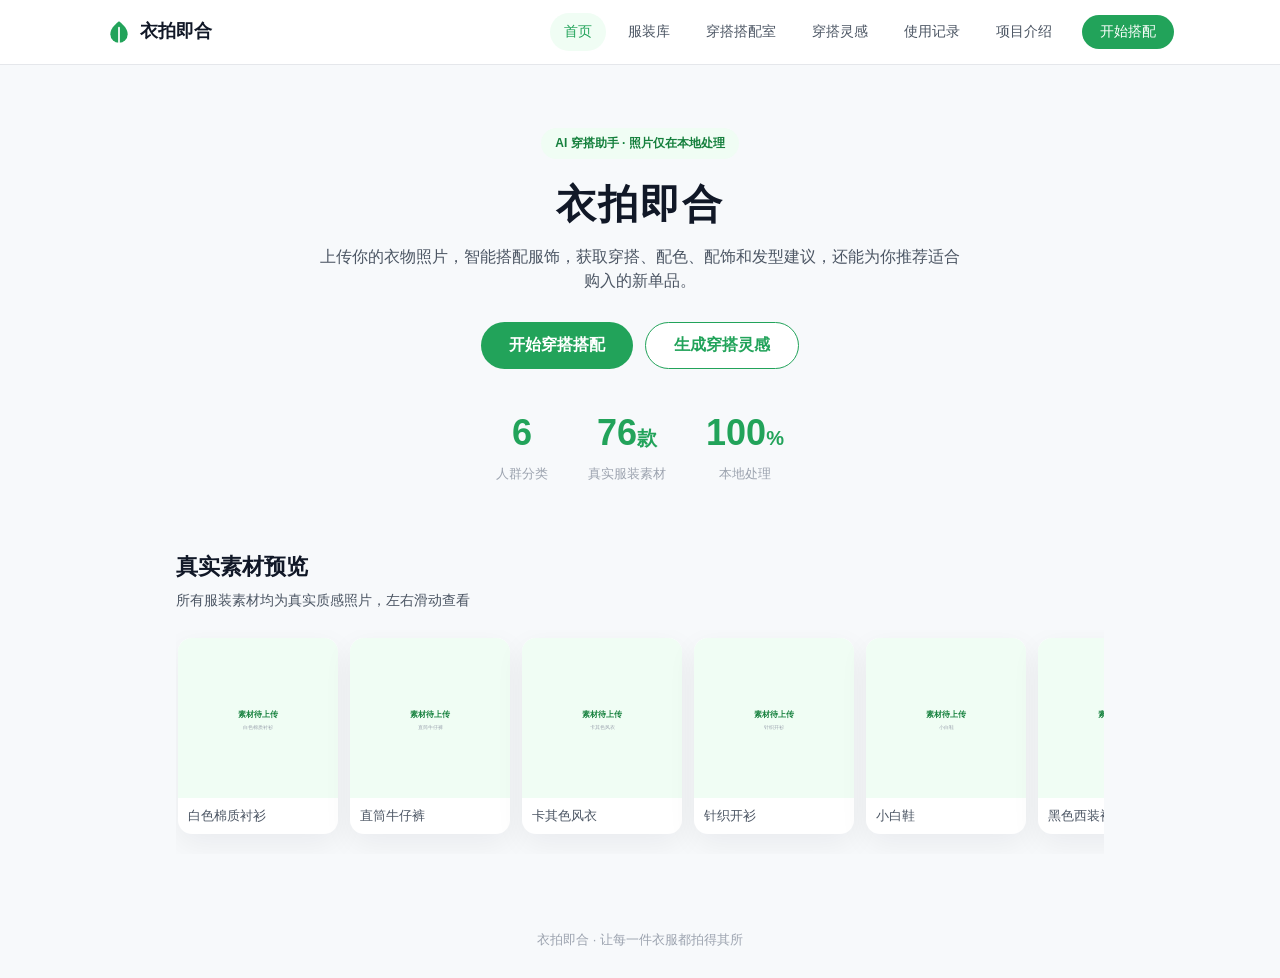
<file: v3/index.html>
<!DOCTYPE html>
<html lang="zh-CN">
<head>
<meta charset="UTF-8">
<meta name="viewport" content="width=device-width, initial-scale=1.0">
<title>衣拍即合 · 第三版</title>
<link rel="stylesheet" href="style.css">
</head>
<body>

<nav class="nav">
  <div class="nav-inner">
    <a class="logo" data-go="home">
      <svg viewBox="0 0 24 24" width="26" height="26" fill="none"><path d="M12 2C7 6 4 9.5 4 14a8 8 0 0 0 16 0c0-4.5-3-8-8-12Z" fill="#22a35a"/><path d="M12 22V8" stroke="#fff" stroke-width="1.6" stroke-linecap="round"/></svg>
      <span>衣拍即合</span>
    </a>
    <button class="hamburger" id="hamburger" aria-label="菜单">☰</button>
    <div class="nav-links" id="navLinks">
      <a class="nav-link active" data-go="home">首页</a>
      <a class="nav-link" data-go="library">服装库</a>
      <a class="nav-link" data-go="room">穿搭搭配室</a>
      <a class="nav-link" data-go="inspo">穿搭灵感</a>
      <a class="nav-link" data-go="records">使用记录</a>
      <a class="nav-link" data-go="about">项目介绍</a>
      <button class="btn btn-primary nav-cta" data-go="room">开始搭配</button>
    </div>
  </div>
</nav>

<main>
  <!-- 首页 -->
  <section class="page active" id="page-home">
    <div class="hero">
      <span class="hero-badge">AI 穿搭助手 · 照片仅在本地处理</span>
      <h1 class="hero-title">衣拍即合</h1>
      <p class="hero-sub">上传你的衣物照片，智能搭配服饰，获取穿搭、配色、配饰和发型建议，还能为你推荐适合购入的新单品。</p>
      <div class="hero-btns">
        <button class="btn btn-primary btn-lg" data-go="room">开始穿搭搭配</button>
        <button class="btn btn-outline btn-lg" data-go="inspo">生成穿搭灵感</button>
      </div>
      <div class="stats">
        <div class="stat"><b>6</b><span>人群分类</span></div>
        <div class="stat"><b>76<i>款</i></b><span>真实服装素材</span></div>
        <div class="stat"><b>100<i>%</i></b><span>本地处理</span></div>
      </div>
    </div>
    <div class="section">
      <h2 class="section-title">真实素材预览</h2>
      <p class="section-sub">所有服装素材均为真实质感照片，左右滑动查看</p>
      <div class="strip" id="homeStrip"></div>
    </div>
  </section>

  <!-- 穿搭搭配室 -->
  <section class="page" id="page-room">
    <div class="section">
      <h1 class="page-title">我的搭配室</h1>
      <p class="section-sub">照片只保存在你的浏览器中，不会上传到任何服务器</p>

      <div class="step">
        <div class="step-head"><span class="step-no">1</span><h2>我的衣橱</h2><small>上传已有的衣服即可，配饰与发型为非必填</small></div>
        <div class="wardrobe" id="wardrobe"></div>
      </div>

      <div class="step">
        <div class="step-head"><span class="step-no">2</span><h2>我的衣橱 · 批量智能组合</h2><small>可一次选择多张照片，自动抠图拼合</small></div>
        <div class="batch-bar">
          <select id="batchCat">
            <option value="top">上衣</option>
            <option value="outer">外套</option>
            <option value="bottom">裤装</option>
            <option value="bottom">半裙</option>
            <option value="dress">连衣裙</option>
            <option value="shoes">鞋履</option>
            <option value="bag">包包</option>
            <option value="hat">帽子</option>
            <option value="scarf">围巾丝巾</option>
            <option value="socks">腰带袜子</option>
            <option value="jewel">首饰</option>
          </select>
          <label class="btn btn-outline">选择照片（可多选）
            <input type="file" id="batchInput" accept="image/*" multiple hidden>
          </label>
          <span class="tip" id="batchTip">建议背景简洁的平铺照片，抠图效果最佳</span>
        </div>
        <div class="my-items" id="myItems"></div>
        <div class="gen-btns" style="margin-top:14px">
          <button class="btn btn-primary btn-lg" id="btnMatch">生成搭配推荐</button>
        </div>
        <div id="matchLoading" class="loading hidden"><span class="spinner"></span>正在为你生成智能搭配，请稍候</div>
        <div class="match-grid" id="matchGrid"></div>
      </div>

      <div class="step">
        <div class="step-head"><span class="step-no">3</span><h2>填写你的信息</h2></div>
        <form class="form" id="userForm" onsubmit="return false">
          <div class="field">
            <label>性别</label>
            <div class="pills" data-field="gender">
              <button type="button" class="pill active">女</button>
              <button type="button" class="pill">男</button>
            </div>
          </div>
          <div class="field">
            <label>年龄段</label>
            <select id="age">
              <option>15-18</option><option selected>19-25</option><option>26-35</option><option>36-45</option><option>46+</option>
            </select>
          </div>
          <div class="field half">
            <label>身高 (cm)</label><input type="number" id="height" value="165" min="140" max="210">
          </div>
          <div class="field half">
            <label>体重 (kg)</label><input type="number" id="weight" value="52" min="35" max="150">
          </div>
          <div class="field">
            <label>肤色</label>
            <div class="pills" data-field="skin">
              <button type="button" class="pill active">冷白皮</button>
              <button type="button" class="pill">暖黄皮</button>
              <button type="button" class="pill">中性皮</button>
              <button type="button" class="pill">小麦色</button>
            </div>
          </div>
          <div class="field">
            <label>脸型</label>
            <div class="pills" data-field="face">
              <button type="button" class="pill active">椭圆脸</button>
              <button type="button" class="pill">圆脸</button>
              <button type="button" class="pill">方脸</button>
              <button type="button" class="pill">长脸</button>
              <button type="button" class="pill">心形脸</button>
            </div>
          </div>
          <div class="field">
            <label>风格偏好</label>
            <div class="pills" data-field="style">
              <button type="button" class="pill active">简约</button>
              <button type="button" class="pill">通勤</button>
              <button type="button" class="pill">街头</button>
              <button type="button" class="pill">复古</button>
              <button type="button" class="pill">运动</button>
              <button type="button" class="pill">甜酷</button>
            </div>
          </div>
        </form>
      </div>

      <div class="step">
        <div class="step-head"><span class="step-no">4</span><h2>生成方案</h2></div>
        <div class="gen-btns">
          <button class="btn btn-primary btn-lg" id="btnPlan">生成我的穿搭方案</button>
          <button class="btn btn-outline btn-lg" id="btnEffect">生成穿搭效果图</button>
        </div>
        <div id="planResult" class="plan-result hidden"></div>
        <div id="effectResult" class="effect-result hidden">
          <canvas id="effectCanvas"></canvas>
          <div class="effect-actions">
            <a class="btn btn-primary" id="downloadEffect" download="衣拍即合-效果图.png">下载效果图</a>
            <p class="tip">效果图为你上传衣物的平铺叠放展示，每个品类取第一张图参与组合</p>
          </div>
        </div>
      </div>
    </div>
  </section>

  <!-- 服装库 -->
  <section class="page" id="page-library">
    <div class="section">
      <h1 class="page-title">服装库</h1>
      <p class="section-sub">76 款真实单品 · 支持关键词搜索 · 点击卡片查看面料、保养、版型与搭配详情</p>
      <div class="search-bar">
        <input id="libSearchInput" type="search" placeholder="搜索感兴趣的服装">
      </div>
      <p class="search-meta hidden" id="libSearchMeta"></p>
      <div class="pills" id="libFilters"></div>
      <div class="lib-grid" id="libGrid"></div>
    </div>
  </section>

  <!-- 穿搭灵感 -->
  <section class="page" id="page-inspo">
    <div class="section">
      <h1 class="page-title">穿搭灵感</h1>
      <p class="section-sub">选择一个维度，获取专属穿搭建议、效果图与推荐单品</p>

      <div class="tabs" id="inspoTabs">
        <button class="tab active" data-tab="color">按颜色</button>
        <button class="tab" data-tab="style">按风格</button>
        <button class="tab" data-tab="scene">按场景</button>
        <button class="tab" data-tab="body">按身材</button>
        <button class="tab" data-tab="shop">推荐单品</button>
      </div>
      <div class="pills inspo-pills" id="inspoPills"></div>
      <div id="inspoResult" class="inspo-result"></div>

      <h2 class="section-title" style="margin-top:56px">风格穿搭案例</h2>
      <p class="section-sub">真实照片 · 完整搭配 · 保留原始比例</p>
      <div class="case-grid" id="caseGrid"></div>
    </div>
  </section>

  <!-- 使用记录 -->
  <section class="page" id="page-records">
    <div class="section">
      <h1 class="page-title">使用记录</h1>
      <p class="section-sub">记录仅保存在本地浏览器，清除浏览器缓存会清空</p>
      <button class="btn btn-outline" id="clearRecords">一键清空全部记录</button>
      <div class="record-list" id="recordList"></div>
    </div>
  </section>

  <!-- 项目介绍 -->
  <section class="page" id="page-about">
    <div class="section about">
      <h1 class="page-title">项目介绍</h1>
      <p class="about-lead">「衣拍即合」是一款轻量级的智能穿搭网页应用：上传衣物照片即可获得配色、配饰、发型全套建议，并生成平铺叠放的穿搭效果图。</p>
      <div class="about-grid">
        <div class="about-card"><h3>隐私安全</h3><p>所有照片均在浏览器本地处理与预览，不上传服务器，刷新即清空，数据完全属于你。</p></div>
        <div class="about-card"><h3>六大人群 × 76 款素材</h3><p>按性别、年龄、肤色、脸型、身材、风格六大维度生成方案，内置 76 款真实质感服装素材。</p></div>
        <div class="about-card"><h3>轻量流畅</h3><p>纯 HTML / CSS / JavaScript 实现，无框架、无后端，秒开秒用，老旧设备也能流畅运行。</p></div>
        <div class="about-card"><h3>四大功能</h3><p>我的衣橱管理、智能穿搭方案、平铺效果图生成、穿搭灵感与单品购买参考。</p></div>
      </div>
      <p class="about-note">课程作业项目 · 仅供学习交流</p>
    </div>
  </section>
</main>

<footer class="footer">衣拍即合 · 让每一件衣服都拍得其所</footer>

<!-- 服装详情弹窗 -->
<div class="modal-mask hidden" id="itemModal">
  <div class="modal">
    <button class="modal-close" id="modalClose" aria-label="关闭">×</button>
    <div class="modal-body" id="modalBody"></div>
  </div>
</div>

<script src="app.js"></script>
</body>
</html>
</file>
<file: v3/style.css>
:root {
  --g:#22a35a;
  --g2:#15803d;
  --g3:#f0fdf4;
  --g4:#e7f9ef;
  --y:#fefce8;
  --text:#111827;
  --sub:#4b5563;
  --muted:#9ca3af;
  --border:#e5e7eb;
  --card:#ffffff;
  --bg:#f7f9fb;
  --shadow:0 10px 30px rgba(17,24,39,.06);
}

* { box-sizing:border-box; }
html, body { margin:0; padding:0; }
body {
  font-family: "PingFang SC","Microsoft YaHei","Noto Sans SC",sans-serif;
  color:var(--text); background:var(--bg); line-height:1.55; -webkit-font-smoothing:antialiased;
}
img { max-width:100%; display:block; }

.nav {
  position:fixed; top:0; left:0; right:0; z-index:100;
  background:rgba(255,255,255,.92); backdrop-filter:saturate(1.2) blur(12px);
  border-bottom:1px solid var(--border);
}
.nav-inner {
  max-width:1100px; margin:0 auto; padding:0 16px;
  display:flex; align-items:center; justify-content:space-between; height:64px;
}
.logo { display:flex; align-items:center; gap:8px; text-decoration:none; color:var(--text); font-weight:700; font-size:18px; cursor:pointer; }
.hamburger { display:none; background:none; border:none; font-size:22px; color:var(--text); }
.nav-links { display:flex; align-items:center; gap:8px; }
.nav-link {
  padding:8px 14px; border-radius:999px; text-decoration:none; color:var(--sub); font-size:14px; cursor:pointer; border:none; background:none;
}
.nav-link.active, .nav-link:hover { color:var(--g); background:var(--g3); }
.nav-cta { margin-left:8px; }

.btn {
  display:inline-flex; align-items:center; justify-content:center; gap:6px; border:none; border-radius:999px; cursor:pointer; font-size:14px; padding:8px 18px; transition:.15s ease;
}
.btn-primary { background:var(--g); color:#fff; }
.btn-primary:hover { background:var(--g2); }
.btn-outline { background:#fff; color:var(--g); border:1.5px solid var(--g); }
.btn-outline:hover { background:var(--g3); }
.btn-lg { padding:12px 28px; font-size:16px; font-weight:600; }

.page { display:none; padding-top:72px; }
.page.active { display:block; animation:fade .25s ease; }
@keyframes fade { from{opacity:0;transform:translateY(8px)} to{opacity:1;transform:translateY(0)} }

.hero { text-align:center; padding:56px 16px 40px; max-width:780px; margin:0 auto; }
.hero-badge { display:inline-block; background:var(--g3); color:var(--g2); font-size:12px; padding:6px 14px; border-radius:999px; font-weight:600; margin-bottom:14px; }
.hero-title { font-size:40px; font-weight:800; letter-spacing:2px; margin:0 0 10px; }
.hero-sub { color:var(--sub); font-size:16px; max-width:640px; margin:0 auto 28px; }
.hero-btns { display:flex; justify-content:center; gap:12px; flex-wrap:wrap; }
.stats { display:flex; justify-content:center; gap:40px; flex-wrap:wrap; margin-top:36px; }
.stat { text-align:center; }
.stat b { display:block; font-size:36px; color:var(--g); font-weight:800; }
.stat b i { font-size:20px; font-style:normal; }
.stat span { color:var(--muted); font-size:13px; }

.section { max-width:960px; margin:0 auto; padding:24px 16px 48px; }
.section-title { font-size:22px; font-weight:700; margin:0 0 6px; }
.section-sub { color:var(--sub); font-size:14px; margin:0 0 18px; }
.page-title { font-size:28px; font-weight:800; margin:0 0 6px; }

.strip { display:flex; gap:12px; overflow-x:auto; scroll-snap-type:x mandatory; padding:8px 2px 20px; }
.strip::-webkit-scrollbar { height:6px; }
.strip::-webkit-scrollbar-thumb { background:var(--border); border-radius:999px; }
.strip .thumb { scroll-snap-align:center; flex:none; width:160px; border-radius:14px; overflow:hidden; background:var(--card); box-shadow:var(--shadow); }
.strip .thumb img { width:100%; aspect-ratio:1/1; height:auto; object-fit:cover; }
.strip .thumb .cap { padding:8px 10px; font-size:13px; color:var(--sub); }

.step { margin-bottom:40px; }
.step-head { display:flex; align-items:center; gap:10px; margin-bottom:16px; }
.step-head h2 { font-size:20px; margin:0; }
.step-head small { color:var(--muted); font-size:13px; margin-left:auto; }
.step-no {
  width:28px; height:28px; display:flex; align-items:center; justify-content:center; border-radius:50%;
  background:var(--g); color:#fff; font-weight:700; font-size:14px;
}

.wardrobe { display:grid; grid-template-columns:repeat(auto-fill,minmax(140px,1fr)); gap:14px; }
.wardrobe .cat {
  background:var(--card); border:1.5px solid var(--border); border-radius:16px; padding:12px;
  text-align:center; position:relative; cursor:pointer; transition:.15s ease;
}
.wardrobe .cat:hover { border-color:var(--g); }
.wardrobe .cat .up { position:relative; }
.wardrobe .cat input[type="file"] { position:absolute; inset:0; opacity:0; cursor:pointer; }
.wardrobe .cat .label { font-size:13px; color:var(--sub); margin-top:8px; }
.wardrobe .cat .thumb-stack { display:flex; align-items:center; justify-content:center; height:100px; gap:4px; }
.wardrobe .cat .thumb-stack img { height:90px; width:auto; max-width:100%; border-radius:10px; box-shadow:var(--shadow); }
.wardrobe .cat .add { width:56px; height:56px; border-radius:50%; border:2px dashed var(--border); display:flex; align-items:center; justify-content:center; color:var(--muted); font-size:24px; }

.form { display:flex; flex-wrap:wrap; gap:14px; }
.field { width:100%; }
.field.half { width:calc(50% - 7px); }
@media(max-width:640px){ .field.half{ width:100%; } }
.field label { display:block; font-size:13px; color:var(--sub); margin-bottom:6px; }
.field input, .field select { width:100%; padding:10px 12px; border:1.5px solid var(--border); border-radius:12px; background:#fff; font-size:14px; }
.field input:focus, .field select:focus { outline:none; border-color:var(--g); }
.pills { display:flex; flex-wrap:wrap; gap:8px; }
.pill {
  padding:7px 14px; border-radius:999px; border:1.5px solid var(--border); background:#fff; color:var(--sub); font-size:14px; cursor:pointer;
}
.pill.active { border-color:var(--g); color:var(--g); background:var(--g3); font-weight:600; }

.gen-btns { display:flex; gap:12px; flex-wrap:wrap; margin-bottom:10px; }
.plan-result, .inspo-result { background:var(--card); border:1.5px solid var(--border); border-radius:18px; padding:20px; }
.plan-result h3, .inspo-result h3 { margin:0 0 10px; font-size:18px; }
.plan-result .tag { display:inline-block; background:var(--g3); color:var(--g2); padding:3px 10px; border-radius:999px; font-size:12px; font-weight:600; margin-right:6px; margin-bottom:6px; }
.plan-result p { margin:6px 0; }
.plan-result .rec { background:var(--y); padding:12px; border-radius:12px; margin-top:10px; }
.plan-result .rec b { display:block; margin-bottom:4px; }

.effect-result { background:var(--card); border:1.5px solid var(--border); border-radius:18px; padding:20px; }
.effect-result canvas { width:100%; max-width:640px; height:auto; border-radius:14px; display:block; margin:0 auto; }
.effect-actions { display:flex; align-items:center; gap:12px; flex-wrap:wrap; margin-top:14px; }
.effect-actions .tip { color:var(--muted); font-size:13px; margin:0; }

.tabs { display:flex; gap:6px; flex-wrap:wrap; margin-bottom:14px; }
.tab { padding:8px 16px; border-radius:999px; border:1.5px solid var(--border); background:#fff; color:var(--sub); cursor:pointer; font-size:14px; }
.tab.active { border-color:var(--g); color:var(--g); background:var(--g3); font-weight:600; }
.inspo-pills { margin-bottom:14px; }
.inspo-result .card { border:1.5px solid var(--border); border-radius:16px; overflow:hidden; background:var(--card); margin-bottom:16px; }
.inspo-result .card .meta { padding:14px 16px; }
.inspo-result .card .meta b { font-size:16px; }
.inspo-result .card .meta p { color:var(--sub); font-size:14px; margin:4px 0 0; }
.inspo-result .card img { width:100%; aspect-ratio:3/4; height:auto; object-fit:cover; }
.inspo-result .shop-grid { display:grid; grid-template-columns:repeat(auto-fill,minmax(150px,1fr)); gap:12px; }
.inspo-result .shop-grid .item { border:1.5px solid var(--border); border-radius:14px; overflow:hidden; background:var(--card); }
.inspo-result .shop-grid .item img { width:100%; aspect-ratio:1/1; height:auto; object-fit:cover; }
.inspo-result .shop-grid .item .txt { padding:10px; font-size:13px; color:var(--sub); }

.case-grid { display:grid; grid-template-columns:repeat(auto-fill,minmax(260px,1fr)); gap:16px; }
.case-card { background:var(--card); border:1.5px solid var(--border); border-radius:18px; overflow:hidden; box-shadow:var(--shadow); }
.case-card img { width:100%; aspect-ratio:3/4; height:auto; object-fit:cover; display:block; }
.case-card .body { padding:14px 16px; }
.case-card .body b { font-size:15px; }
.case-card .body p { font-size:13px; color:var(--sub); margin:4px 0 0; }

.about { text-align:center; }
.about-lead { max-width:720px; margin:0 auto 28px; color:var(--sub); font-size:15px; }
.about-grid { display:grid; grid-template-columns:repeat(2,1fr); gap:16px; max-width:760px; margin:0 auto; }
@media(max-width:640px){ .about-grid{ grid-template-columns:1fr; } }
.about-card { background:var(--card); border:1.5px solid var(--border); border-radius:18px; padding:18px; text-align:left; }
.about-card h3 { margin:0 0 6px; font-size:16px; }
.about-card p { margin:0; color:var(--sub); font-size:14px; }
.about-note { color:var(--muted); font-size:13px; margin-top:24px; }

.footer { text-align:center; padding:28px 16px; color:var(--muted); font-size:13px; }

.hidden { display:none !important; }

@media(max-width:820px) {
  .hamburger { display:block; }
  .nav-links {
    display:none; position:absolute; top:64px; left:0; right:0; flex-direction:column;
    background:#fff; border-bottom:1px solid var(--border); padding:12px 16px; gap:4px; align-items:stretch;
  }
  .nav-links.open { display:flex; }
  .nav-link { text-align:left; }
  .nav-cta { margin:8px 0 0; }
}

/* ===== 批量衣橱 ===== */
.batch-bar { display:flex; align-items:center; gap:10px; flex-wrap:wrap; }
.batch-bar select { padding:9px 12px; border:1.5px solid var(--border); border-radius:12px; background:#fff; font-size:14px; }
.batch-bar .tip { color:var(--muted); font-size:13px; margin:0; }
.my-items { display:grid; grid-template-columns:repeat(auto-fill,minmax(120px,1fr)); gap:12px; margin-top:14px; }
.my-items .mi { background:#fff; border:1.5px solid var(--border); border-radius:14px; padding:8px; text-align:center; position:relative; }
.my-items .mi img { height:96px; width:auto; max-width:100%; margin:0 auto; }
.my-items .mi .t { font-size:12px; color:var(--sub); margin-top:6px; }
.my-items .mi .del { position:absolute; top:4px; right:6px; border:none; background:rgba(0,0,0,.4); color:#fff; border-radius:50%; width:20px; height:20px; line-height:20px; padding:0; cursor:pointer; font-size:12px; }

.loading { display:flex; align-items:center; gap:10px; color:var(--g2); background:var(--g3); padding:12px 16px; border-radius:12px; margin:12px 0; font-size:14px; }
.spinner { width:16px; height:16px; border:2px solid rgba(34,163,90,.25); border-top-color:var(--g); border-radius:50%; animation:spin .8s linear infinite; flex:none; }
@keyframes spin { to { transform:rotate(360deg); } }

.match-grid { display:grid; grid-template-columns:repeat(auto-fill,minmax(270px,1fr)); gap:16px; margin-top:16px; }
.match-card { background:#fff; border:1.5px solid var(--border); border-radius:18px; overflow:hidden; }
.match-card img { width:100%; display:block; }
.match-card .b { padding:12px 14px; }
.match-card .reason { font-size:14px; font-weight:600; }
.match-card .mini-tags { margin-top:6px; }
.match-card .mini-tags span { display:inline-block; font-size:11px; color:var(--g2); background:var(--g3); border-radius:999px; padding:2px 8px; margin:2px 4px 0 0; }

/* ===== 服装库 ===== */
.search-bar { display:flex; gap:10px; margin-bottom:14px; }
.search-bar input {
  flex:1; padding:12px 18px; border:1.5px solid var(--border); border-radius:999px;
  background:#fff; font-size:14px; transition:.15s ease;
}
.search-bar input:focus { outline:none; border-color:var(--g); box-shadow:0 0 0 3px var(--g3); }
.search-meta { color:var(--g2); font-size:13px; font-weight:600; margin:0 0 12px; }
.lib-grid { display:grid; grid-template-columns:repeat(auto-fill,minmax(150px,1fr)); gap:14px; }
.lib-card { background:#fff; border:1.5px solid var(--border); border-radius:16px; overflow:hidden; cursor:pointer; transition:.15s ease; }
.lib-card:hover { border-color:var(--g); transform:translateY(-2px); }
.lib-card img { width:100%; aspect-ratio:1/1; height:auto; object-fit:cover; }
.lib-card .t { padding:10px; font-size:13px; }
.lib-card .t b { display:block; }
.lib-card .t span { color:var(--muted); font-size:12px; }
.no-match { grid-column:1/-1; text-align:center; color:var(--muted); padding:48px 0; font-size:14px; }

/* ===== 详情弹窗 ===== */
.modal-mask { position:fixed; inset:0; background:rgba(17,24,39,.5); display:flex; align-items:center; justify-content:center; z-index:200; padding:16px; }
.modal { background:#fff; border-radius:20px; max-width:560px; width:100%; max-height:86vh; overflow-y:auto; position:relative; }
.modal-close { position:absolute; top:10px; right:12px; border:none; background:rgba(0,0,0,.45); color:#fff; width:30px; height:30px; border-radius:50%; font-size:18px; cursor:pointer; z-index:1; padding:0; }
.modal-body { padding:20px; }
.modal-body img { width:100%; aspect-ratio:1/1; height:auto; object-fit:cover; border-radius:14px; }
.modal-body h3 { margin:12px 0 2px; font-size:20px; }
.modal-body .cat-tag { color:var(--muted); font-size:13px; }
.modal-body dl { margin:12px 0 0; }
.modal-body dt { font-weight:700; margin-top:10px; }
.modal-body dd { margin:2px 0 0; color:var(--sub); font-size:14px; }

/* ===== 使用记录 ===== */
.record-list { margin-top:16px; display:flex; flex-direction:column; gap:12px; }
.record-card { display:flex; gap:14px; background:#fff; border:1.5px solid var(--border); border-radius:16px; padding:12px; align-items:center; }
.record-card img { width:72px; height:72px; object-fit:cover; border-radius:12px; flex:none; }
.record-card .info { flex:1; min-width:0; }
.record-card .info .line { font-size:14px; }
.record-card .time { color:var(--muted); font-size:12px; }
.record-card .kind { display:inline-block; font-size:11px; padding:2px 8px; border-radius:999px; background:var(--g3); color:var(--g2); font-weight:600; margin-right:6px; }
.record-card .del { border:none; background:none; color:#dc2626; cursor:pointer; font-size:13px; flex:none; }
.empty-tip { color:var(--muted); text-align:center; padding:40px 0; }
</file>
